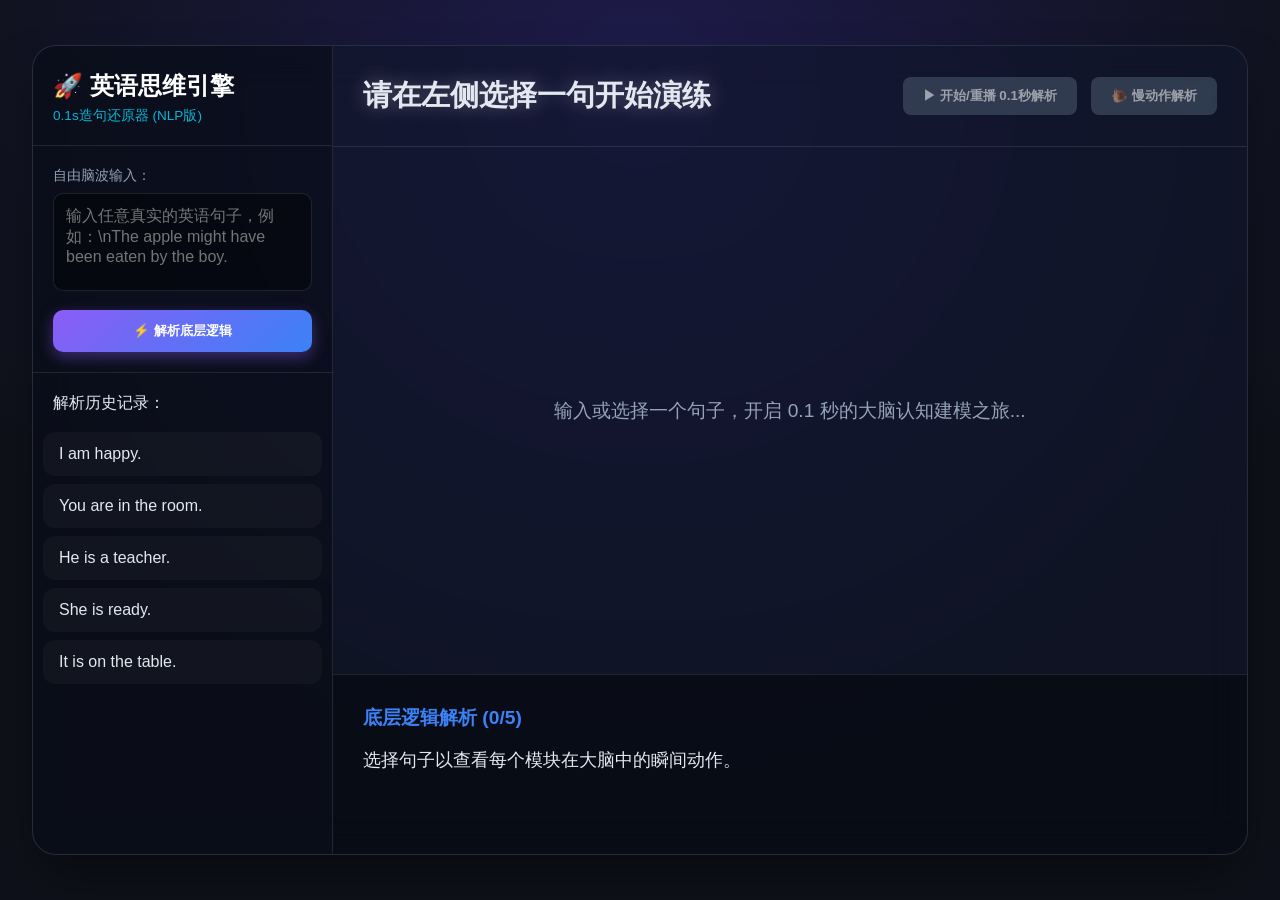
<file: index.html>
<!DOCTYPE html>
<html lang="zh">

<head>
    <meta charset="UTF-8">
    <meta name="viewport" content="width=device-width, initial-scale=1.0">
    <title>英语空间思维引擎 (0.1s 造句模拟器)</title>
    <link rel="stylesheet" href="style.css">
    <!-- GSAP (Animation Engine for smooth 2D transitions) -->
    <script src="https://cdnjs.cloudflare.com/ajax/libs/gsap/3.12.2/gsap.min.js"></script>
</head>

<body>
    <div class="app-container">
        <!-- Sidebar -->
        <aside class="sidebar">
            <h1 class="logo">🚀 英语思维引擎</h1>
            <p class="subtitle">0.1s造句还原器 (NLP版)</p>

            <div class="input-panel">
                <label for="sentenceInput">自由脑波输入：</label>
                <textarea id="sentenceInput" placeholder="输入任意真实的英语句子，例如：\nThe apple might have been eaten by the boy."
                    rows="4"></textarea>
                <button id="btnAnalyze" class="action-btn">⚡ 解析底层逻辑</button>
            </div>

            <div class="category-filter" style="margin-top: 20px;">
                <label>解析历史记录：</label>
            </div>
            <div class="sentence-list" id="sentenceList">
                <!-- History injected here -->
            </div>
        </aside>

        <!-- Main Stage -->
        <main class="stage">
            <header class="stage-header">
                <h2 id="currentSentence" class="glow-text">请在左侧选择一句开始演练</h2>
                <div class="controls">
                    <button id="btnPlay" disabled>▶ 开始/重播 0.1秒解析</button>
                    <button id="btnSlow" disabled>🐌 慢动作解析</button>
                </div>
            </header>

            <div class="visualization-area" id="visArea">
                <div class="vis-container" id="visContainer">
                    <div class="intro-placeholder">输入或选择一个句子，开启 0.1 秒的大脑认知建模之旅...</div>
                </div>
            </div>

            <div id="loading-overlay" class="overlay hidden">
                <div class="spinner"></div>
                <p>大脑神经中枢分析中...</p>
            </div>

            <div class="detail-panel" id="detailPanel">
                <h3>底层逻辑解析 <span id="stepCounter">(0/5)</span></h3>
                <p id="detailDesc">选择句子以查看每个模块在大脑中的瞬间动作。</p>
            </div>
        </main>
    </div>

    <!-- Data & Logic script -->
    <script src="data.js"></script>
    <script src="script.js"></script>
</body>

</html>
</file>
<file: style.css>
:root {
    --bg-primary: #0f111a;
    --glass-bg: rgba(255, 255, 255, 0.05);
    --glass-border: rgba(255, 255, 255, 0.1);
    --text-primary: #e2e8f0;
    --text-muted: #94a3b8;

    --accent-blue: #3b82f6;
    --accent-purple: #8b5cf6;
    --accent-cyan: #06b6d4;
    --accent-green: #10b981;
    --accent-red: #ef4444;
}

* {
    box-sizing: border-box;
    margin: 0;
    padding: 0;
    font-family: -apple-system, BlinkMacSystemFont, "Segoe UI", Roboto, "Helvetica Neue", Arial, sans-serif;
}

body {
    background: radial-gradient(circle at 50% 10%, #1e1b4b, var(--bg-primary) 70%);
    color: var(--text-primary);
    height: 100vh;
    overflow: hidden;
    display: flex;
    justify-content: center;
    align-items: center;
}

.app-container {
    display: flex;
    width: 95vw;
    height: 90vh;
    background: rgba(15, 23, 42, 0.6);
    backdrop-filter: blur(20px);
    -webkit-backdrop-filter: blur(20px);
    border: 1px solid var(--glass-border);
    border-radius: 24px;
    box-shadow: 0 25px 50px -12px rgba(0, 0, 0, 0.5);
    overflow: hidden;
}

/* Sidebar */
.sidebar {
    width: 300px;
    background: rgba(0, 0, 0, 0.3);
    border-right: 1px solid var(--glass-border);
    display: flex;
    flex-direction: column;
}

.logo {
    font-size: 1.5rem;
    padding: 24px 20px 5px;
    color: #fff;
    font-weight: 700;
}

.subtitle {
    font-size: 0.85rem;
    padding: 0 20px 20px;
    color: var(--accent-cyan);
    border-bottom: 1px solid var(--glass-border);
}

.input-panel {
    padding: 20px;
    border-bottom: 1px solid var(--glass-border);
}

.input-panel label {
    font-size: 0.9rem;
    color: var(--text-muted);
    margin-bottom: 8px;
    display: block;
}

#sentenceInput {
    width: 100%;
    background: rgba(0, 0, 0, 0.4);
    border: 1px solid var(--glass-border);
    color: #fff;
    padding: 12px;
    border-radius: 10px;
    resize: none;
    font-size: 1rem;
    outline: none;
    margin-bottom: 15px;
    transition: 0.3s;
}

#sentenceInput:focus {
    border-color: var(--accent-purple);
    box-shadow: 0 0 10px rgba(139, 92, 246, 0.3);
}

.action-btn {
    width: 100%;
    padding: 12px;
    background: linear-gradient(135deg, var(--accent-purple), var(--accent-blue));
    color: white;
    font-weight: bold;
    border: none;
    border-radius: 10px;
    cursor: pointer;
    transition: 0.3s;
    box-shadow: 0 5px 15px rgba(139, 92, 246, 0.4);
}

.action-btn:hover {
    transform: translateY(-2px);
    box-shadow: 0 8px 20px rgba(139, 92, 246, 0.6);
}

.category-filter {
    padding: 0 20px 10px;
}

.sentence-list {
    flex-grow: 1;
    overflow-y: auto;
    padding: 0 10px 20px;
}

.sentence-list::-webkit-scrollbar {
    width: 6px;
}

.sentence-list::-webkit-scrollbar-thumb {
    background: rgba(255, 255, 255, 0.2);
    border-radius: 3px;
}

.sentence-item {
    padding: 12px 15px;
    margin: 8px 0;
    border-radius: 12px;
    cursor: pointer;
    transition: all 0.2s;
    background: rgba(255, 255, 255, 0.03);
    border: 1px solid transparent;
}

.sentence-item:hover {
    background: rgba(255, 255, 255, 0.1);
    transform: translateX(5px);
}

.sentence-item.active {
    background: linear-gradient(135deg, rgba(59, 130, 246, 0.2), rgba(139, 92, 246, 0.2));
    border-color: var(--accent-blue);
    color: #fff;
    box-shadow: 0 0 15px rgba(59, 130, 246, 0.2);
}

/* Stage */
.stage {
    flex-grow: 1;
    display: flex;
    flex-direction: column;
    position: relative;
    padding: 0;
}

.stage-header {
    padding: 30px;
    display: flex;
    justify-content: space-between;
    align-items: center;
    border-bottom: 1px solid var(--glass-border);
}

.glow-text {
    font-size: 1.8rem;
    font-weight: 600;
    text-shadow: 0 0 20px rgba(255, 255, 255, 0.3);
}

.controls button {
    padding: 10px 20px;
    margin-left: 10px;
    border-radius: 8px;
    border: none;
    background: var(--accent-blue);
    color: white;
    font-weight: 600;
    cursor: pointer;
    transition: 0.2s;
    box-shadow: 0 4px 15px rgba(59, 130, 246, 0.4);
}

.controls button:hover:not(:disabled) {
    background: #2563eb;
    transform: translateY(-2px);
}

.controls button:disabled {
    background: #475569;
    cursor: not-allowed;
    box-shadow: none;
    opacity: 0.6;
}

.visualization-area {
    flex-grow: 1;
    display: flex;
    justify-content: center;
    align-items: center;
    perspective: 1000px;
    overflow: hidden;
    position: relative;
}

.vis-container {
    display: flex;
    gap: 40px;
    align-items: center;
    transform-style: preserve-3d;
}

/* 3D Shapes & Animations */
.step-item {
    display: flex;
    flex-direction: column;
    align-items: center;
    opacity: 0;
    transform: translateY(50px) scale(0.8);
    transition: all 0.5s cubic-bezier(0.175, 0.885, 0.32, 1.275);
    width: 140px;
}

.step-item.visible {
    opacity: 1;
    transform: translateY(0) scale(1);
}

.step-item .word-label {
    margin-top: 20px;
    font-size: 1.2rem;
    font-weight: bold;
    color: #fff;
    background: rgba(0, 0, 0, 0.5);
    padding: 5px 15px;
    border-radius: 20px;
    border: 1px solid rgba(255, 255, 255, 0.2);
}

.step-item .step-name {
    margin-top: 8px;
    font-size: 0.8rem;
    color: var(--text-muted);
}

.shape {
    width: 100px;
    height: 100px;
    position: relative;
    transform-style: preserve-3d;
    animation: floating 4s infinite ease-in-out;
}

/* Step 1: Subject (Sphere/Orb) */
.shape.subject {
    border-radius: 50%;
    background: radial-gradient(circle at 30% 30%, #fff, var(--accent-cyan));
    box-shadow: 0 0 30px var(--accent-cyan), inset -10px -10px 20px rgba(0, 0, 0, 0.5);
}

.shape.subject-passive {
    border-radius: 15px;
    /* Box-like receiver of action */
    background: radial-gradient(circle at 70% 70%, #fff, var(--accent-purple));
    box-shadow: 0 0 30px var(--accent-purple), inset 10px 10px 20px rgba(0, 0, 0, 0.5);
    animation: floating 4s infinite reverse ease-in-out;
}

/* Step 2: Reality (Aura/Filter) */
.shape.reality-real {
    border: 4px solid var(--accent-green);
    border-radius: 10px;
    box-shadow: inset 0 0 20px var(--accent-green), 0 0 20px var(--accent-green);
    background: rgba(16, 185, 129, 0.2);
}

.shape.reality-modal {
    border: 2px dashed var(--accent-purple);
    border-radius: 10px;
    background: repeating-linear-gradient(45deg, transparent, transparent 10px, rgba(139, 92, 246, 0.1) 10px, rgba(139, 92, 246, 0.1) 20px);
    box-shadow: 0 0 15px rgba(139, 92, 246, 0.3);
    opacity: 0.7;
    /* Non-real probability */
    animation: floating 4s infinite ease-in-out, pulse 2s infinite;
}

/* Step 3: Time */
.shape.time-present {
    border-radius: 50%;
    background: conic-gradient(from 0deg, var(--accent-blue), transparent, var(--accent-blue));
    animation: spin 6s linear infinite;
}

.shape.time-past {
    border-radius: 50%;
    background: #475569;
    box-shadow: inset 0 0 20px rgba(0, 0, 0, 0.8);
    transform: translateX(-20px) scale(0.9);
    /* Push left / backwards in time */
}

/* Step 4: Core (Be/Do/Have) */
.shape.core-be {
    background: linear-gradient(135deg, white, #cbd5e1);
    box-shadow: 0 10px 30px rgba(255, 255, 255, 0.4), inset -10px -10px 20px rgba(0, 0, 0, 0.2);
    border-radius: 15px;
    /* Solid block of existence */
}

.shape.core-do {
    width: 0;
    height: 0;
    border-top: 50px solid transparent;
    border-bottom: 50px solid transparent;
    border-left: 90px solid var(--accent-red);
    background: none;
    box-shadow: none;
    /* Action Arrow */
    transform: translateX(10px);
}

.shape.core-have {
    border-radius: 10px 10px 50px 50px;
    /* U-shape container */
    background: rgba(245, 158, 11, 0.8);
    border: 3px solid #f59e0b;
    box-shadow: 0 10px 20px rgba(245, 158, 11, 0.3);
}

.shape.core-have-done {
    border-radius: 10px 10px 50px 50px;
    background: rgba(245, 158, 11, 0.4);
    border: 3px solid #f59e0b;
    box-shadow: inset 0 0 20px rgba(239, 68, 68, 0.5);
    /* Inner red energy (done) */
    position: relative;
}

.shape.core-have-done::after {
    content: '';
    position: absolute;
    width: 40px;
    height: 40px;
    background: var(--accent-red);
    top: 20px;
    left: 27px;
    clip-path: polygon(50% 0%, 0% 100%, 100% 100%);
    /* Solidified triangle core */
}

.shape.core-have-been {
    border-radius: 10px 10px 50px 50px;
    background: rgba(245, 158, 11, 0.4);
    border: 3px solid #f59e0b;
    box-shadow: inset 0 0 20px rgba(255, 255, 255, 0.5);
    /* Inner white existence (be) */
    position: relative;
}

.shape.core-have-been::after {
    content: '';
    position: absolute;
    width: 60px;
    height: 60px;
    background: linear-gradient(135deg, white, #cbd5e1);
    top: 15px;
    left: 17px;
    border-radius: 10px;
    /* Solidified block core */
}

.shape.core-passive-be {
    background: linear-gradient(135deg, #cbd5e1, #64748b);
    /* Heavier muted be */
    box-shadow: 0 10px 30px rgba(0, 0, 0, 0.6), inset -10px -10px 20px rgba(0, 0, 0, 0.8);
    border-radius: 15px;
    transform: rotateX(20deg);
    /* Tilt to receive impact */
}

/* Step 5: Space/Prep */
.shape.space {
    border: 2px solid rgba(255, 255, 255, 0.4);
    background: rgba(255, 255, 255, 0.05);
    backdrop-filter: blur(10px);
    display: flex;
    justify-content: center;
    align-items: center;
    position: relative;
}

.shape.space::after {
    content: '';
    width: 30px;
    height: 30px;
    background: var(--accent-cyan);
    border-radius: 50%;
    position: absolute;
    top: -15px;
    right: -15px;
    box-shadow: 0 0 15px var(--accent-cyan);
}

.detail-panel {
    background: rgba(0, 0, 0, 0.4);
    border-top: 1px solid var(--glass-border);
    padding: 30px;
    min-height: 180px;
}

.detail-panel h3 {
    color: var(--accent-blue);
    margin-bottom: 15px;
    font-size: 1.2rem;
}

.detail-panel p {
    font-size: 1.1rem;
    line-height: 1.6;
    color: #e2e8f0;
}

@keyframes floating {
    0% {
        transform: translateY(0);
    }

    50% {
        transform: translateY(-15px);
    }

    100% {
        transform: translateY(0);
    }
}

@keyframes spin {
    100% {
        transform: rotate(360deg);
    }
}

@keyframes pulse {
    0% {
        opacity: 0.6;
    }

    50% {
        opacity: 0.9;
    }

    100% {
        opacity: 0.6;
    }
}

.intro-placeholder {
    color: var(--text-muted);
    font-size: 1.2rem;
    text-align: center;
}

/* Loading Overlay */
.overlay {
    position: absolute;
    top: 0;
    left: 0;
    right: 0;
    bottom: 0;
    background: rgba(15, 23, 42, 0.8);
    display: flex;
    flex-direction: column;
    justify-content: center;
    align-items: center;
    z-index: 100;
    backdrop-filter: blur(5px);
}

.overlay.hidden {
    display: none;
}

.spinner {
    width: 50px;
    height: 50px;
    border: 5px solid rgba(255, 255, 255, 0.1);
    border-top-color: var(--accent-cyan);
    border-radius: 50%;
    animation: spin 1s linear infinite;
    margin-bottom: 15px;
}
</file>
